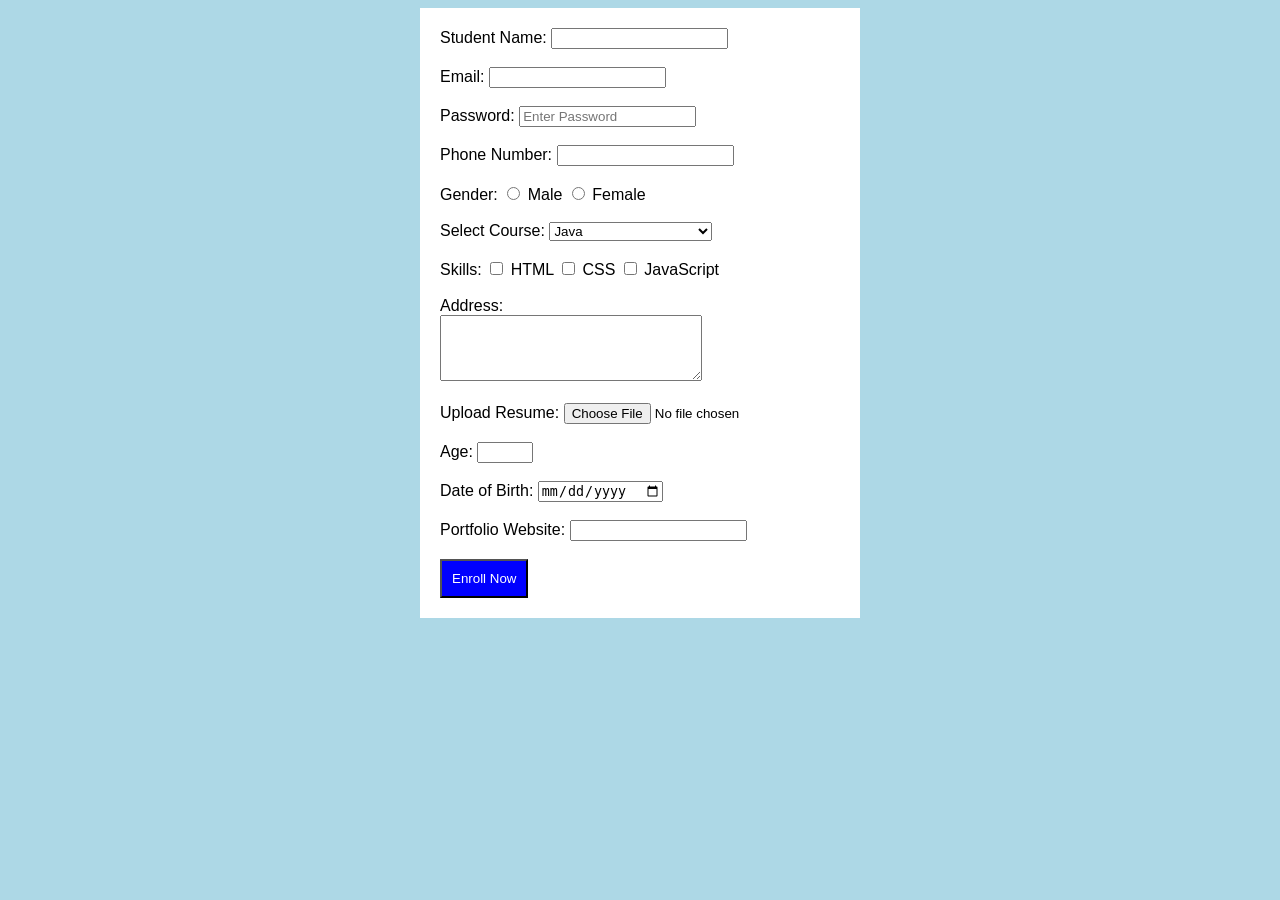
<file: index.html>
<!DOCTYPE html>
<html lang="en">

<head>
    <meta charset="UTF-8">
    <meta name="viewport" content="width=device-width, initial-scale=1.0">
    <title>Document</title>
    <link rel="stylesheet" href="style.css">
</head>

<body>

    <form action="/action.php" method="post">

        <label for="studentname">Student Name:</label>
        <input type="text" id="studentname" name="studentname"><br><br>

        <label for="email">Email:</label>
        <input type="email" name="email"><br><br>

        <label for="password">Password:</label>
        <input type="password" name="password" placeholder="Enter Password"><br><br>

        <label for="phone">Phone Number:</label>
        <input type="number" name="phone"><br><br>

        <label>Gender:</label>
        <input type="radio" name="gender" value="male"> Male
        <input type="radio" name="gender" value="female"> Female<br><br>

        <label>Select Course:</label>
        <select name="course">
            <option value="java">Java</option>
            <option value="python">Python</option>
            <option value="fullstack">Full Stack Development</option>
        </select><br><br>

        <label>Skills:</label>
        <input type="checkbox" name="skill" value="html"> HTML
        <input type="checkbox" name="skill" value="css"> CSS
        <input type="checkbox" name="skill" value="javascript"> JavaScript<br><br>

        <label>Address:</label><br>
        <textarea name="address" rows="4" cols="30"></textarea><br><br>

        <label>Upload Resume:</label>
        <input type="file" name="resume"><br><br>

        <label>Age:</label>
        <input type="number" name="age" min="18" max="100"><br><br>

        <label>Date of Birth:</label>
        <input type="date" name="dob"><br><br>

        <label>Portfolio Website:</label>
        <input type="url" name="website"><br><br>

        <button type="submit">Enroll Now</button>

    </form>



</body>

</html>
</file>
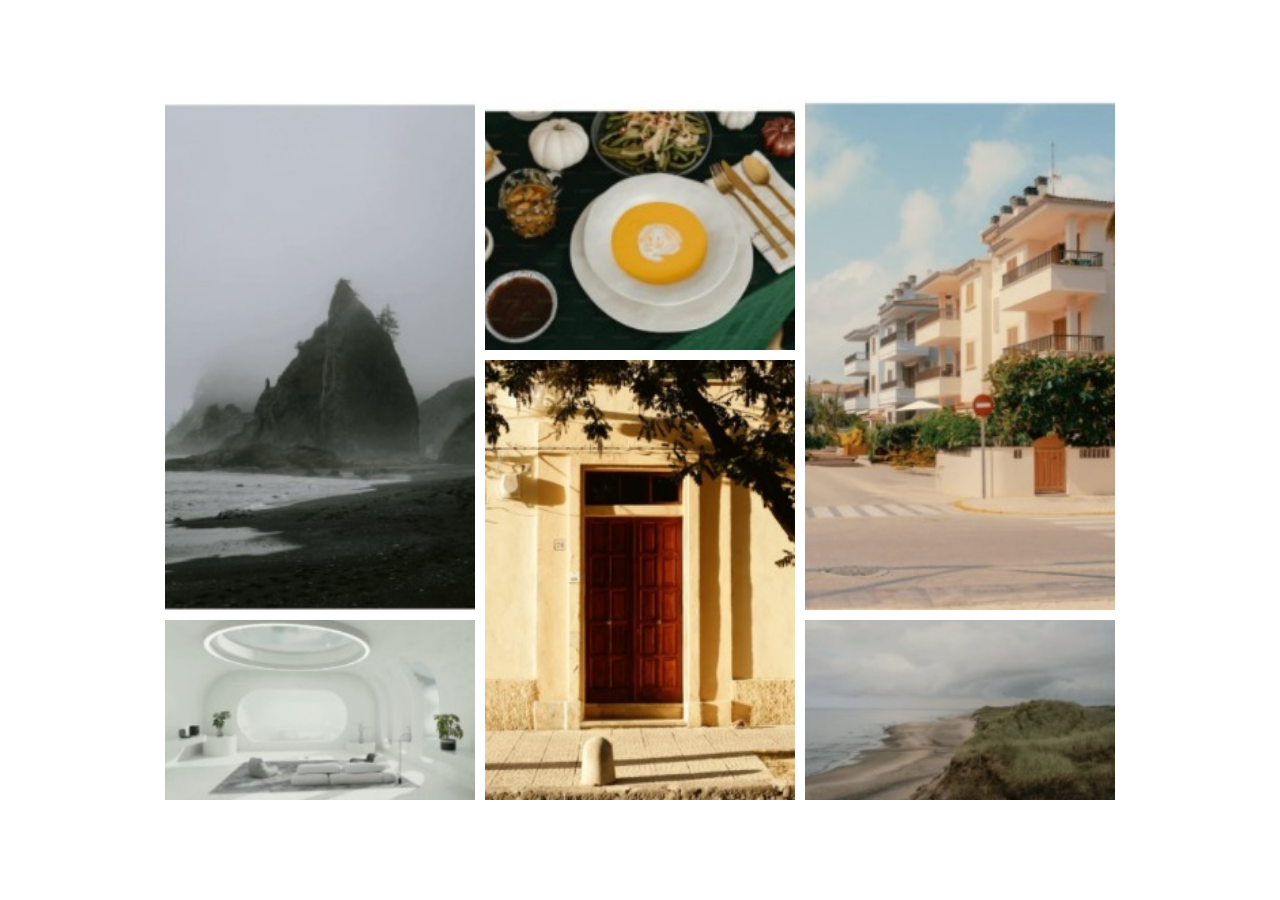
<file: Day3/index.html>
<!DOCTYPE html>
<html lang="en">

<head>
    <meta charset="UTF-8">
    <meta name="viewport" content="width=device-width, initial-scale=1.0">
    <title>Grid Layout</title>
    <link rel="stylesheet" href="style.css">
</head>

<body>

    <div class="container">

        <div class="item item1">
            <img src="image/img1.jpeg" alt="">
        </div>

        <div class="item item2">
            <img src="image/img2.jpeg" alt="">
        </div>

        <div class="item item3">
            <img src="image/img3.jpeg" alt="">
        </div>

        <div class="item item4">
            <img src="image/img4.jpeg" alt="">
        </div>

        <div class="item item5">
            <img src="image/img5.jpeg" alt="">
        </div>

        <div class="item item6">
            <img src="image/img6.jpeg" alt="">
        </div>

    </div>

</body>

</html>
</file>
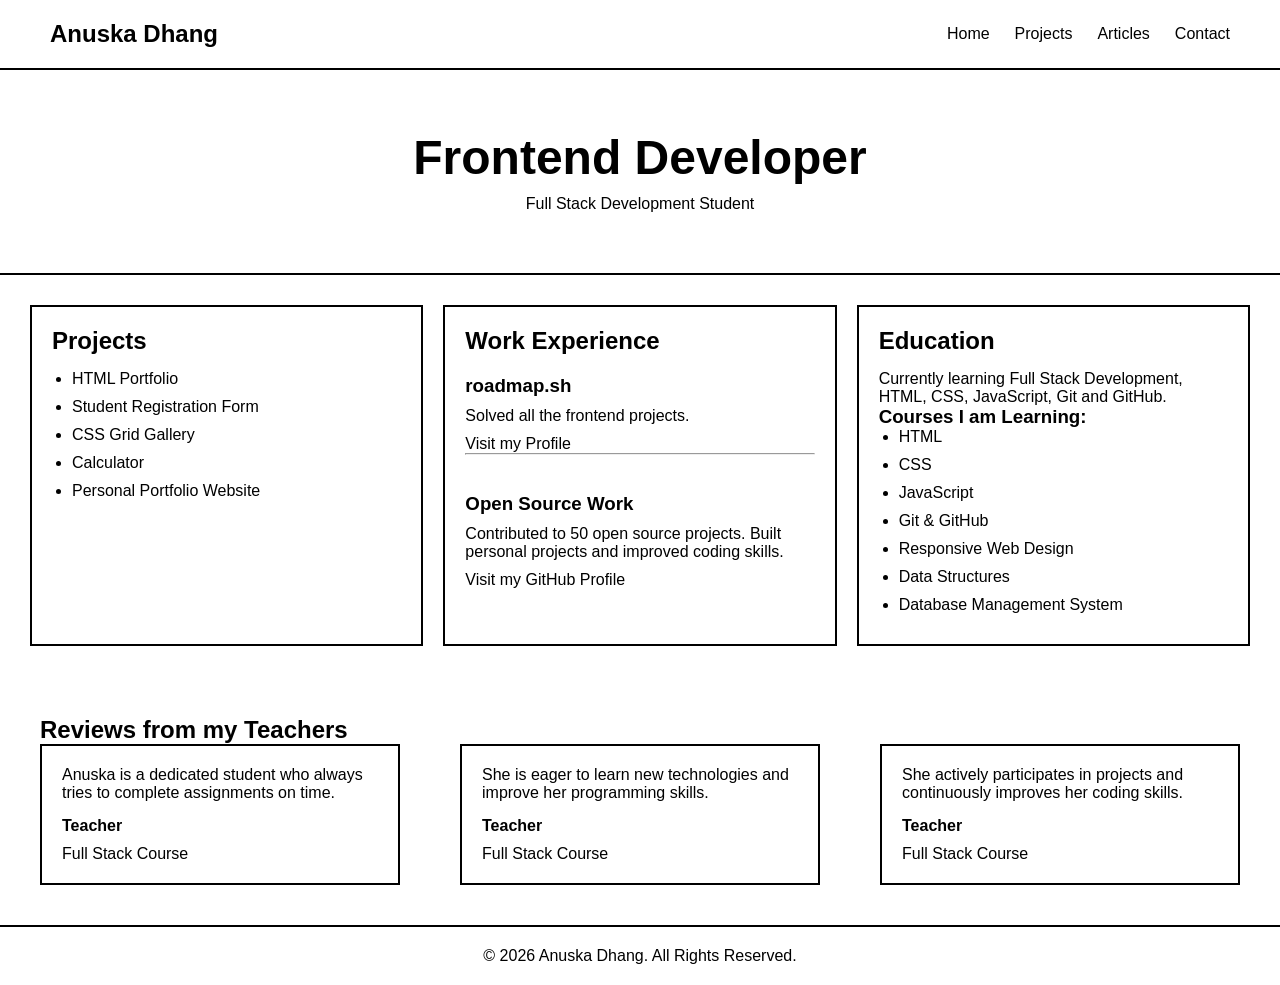
<file: Day3/Day4/index.html>
<!DOCTYPE html>
<html lang="en">

<head>
    <meta charset="UTF-8">
    <meta name="viewport" content="width=device-width, initial-scale=1.0">
    <title>Portfolio Website</title>
    <link rel="stylesheet" href="style.css">
</head>

<body>

    <header>
        <nav>

            <div class="logo">
                <h2>Anuska Dhang</h2>
            </div>

            <ul>
                <li><a href="index.html">Home</a></li>
                <li><a href="projects.html">Projects</a></li>
                <li><a href="articles.html">Articles</a></li>
                <li><a href="contact.html">Contact</a></li>
            </ul>

        </nav>
    </header>

    <section class="hero">

        <h1>Frontend Developer</h1>
        <p>Full Stack Development Student</p>

    </section>

    <section class="main-content">

        <div class="projects">

            <h2>Projects</h2>

            <ul>
                <li>HTML Portfolio</li>
                <li>Student Registration Form</li>
                <li>CSS Grid Gallery</li>
                <li>Calculator</li>
                <li>Personal Portfolio Website</li>
            </ul>

        </div>

        <div class="experience">

            <h2>Work Experience</h2>

            <h3>roadmap.sh</h3>

            <p>Solved all the frontend projects.</p>

            <a href="#">Visit my Profile</a>

            <hr><br>

            <h3>Open Source Work</h3>

            <p>
                Contributed to 50 open source projects.
                Built personal projects and improved coding skills.
            </p>

            <a href="#">Visit my GitHub Profile</a>

        </div>

        <div class="education">

            <h2>Education</h2>

            <p>
                Currently learning Full Stack Development,
                HTML, CSS, JavaScript, Git and GitHub.
            </p>

            <h3>Courses I am Learning:</h3>

            <ul>
                <li>HTML</li>
                <li>CSS</li>
                <li>JavaScript</li>
                <li>Git & GitHub</li>
                <li>Responsive Web Design</li>
                <li>Data Structures</li>
                <li>Database Management System</li>
            </ul>

        </div>

    </section>

    <section class="reviews">

        <h2>Reviews from my Teachers</h2>

        <div class="review-container">

            <div class="review">

                <p>
                    Anuska is a dedicated student who always tries to complete assignments on time.
                </p>

                <h4>Teacher</h4>

                <span>Full Stack Course</span>

            </div>

            <div class="review">

                <p>
                    She is eager to learn new technologies and improve her programming skills.
                </p>

                <h4>Teacher</h4>

                <span>Full Stack Course</span>

            </div>

            <div class="review">

                <p>
                    She actively participates in projects and continuously improves her coding skills.
                </p>

                <h4>Teacher</h4>

                <span>Full Stack Course</span>

            </div>

        </div>

    </section>

    <footer>

        <p>&copy; 2026 Anuska Dhang. All Rights Reserved.</p>

    </footer>

</body>

</html>
</file>
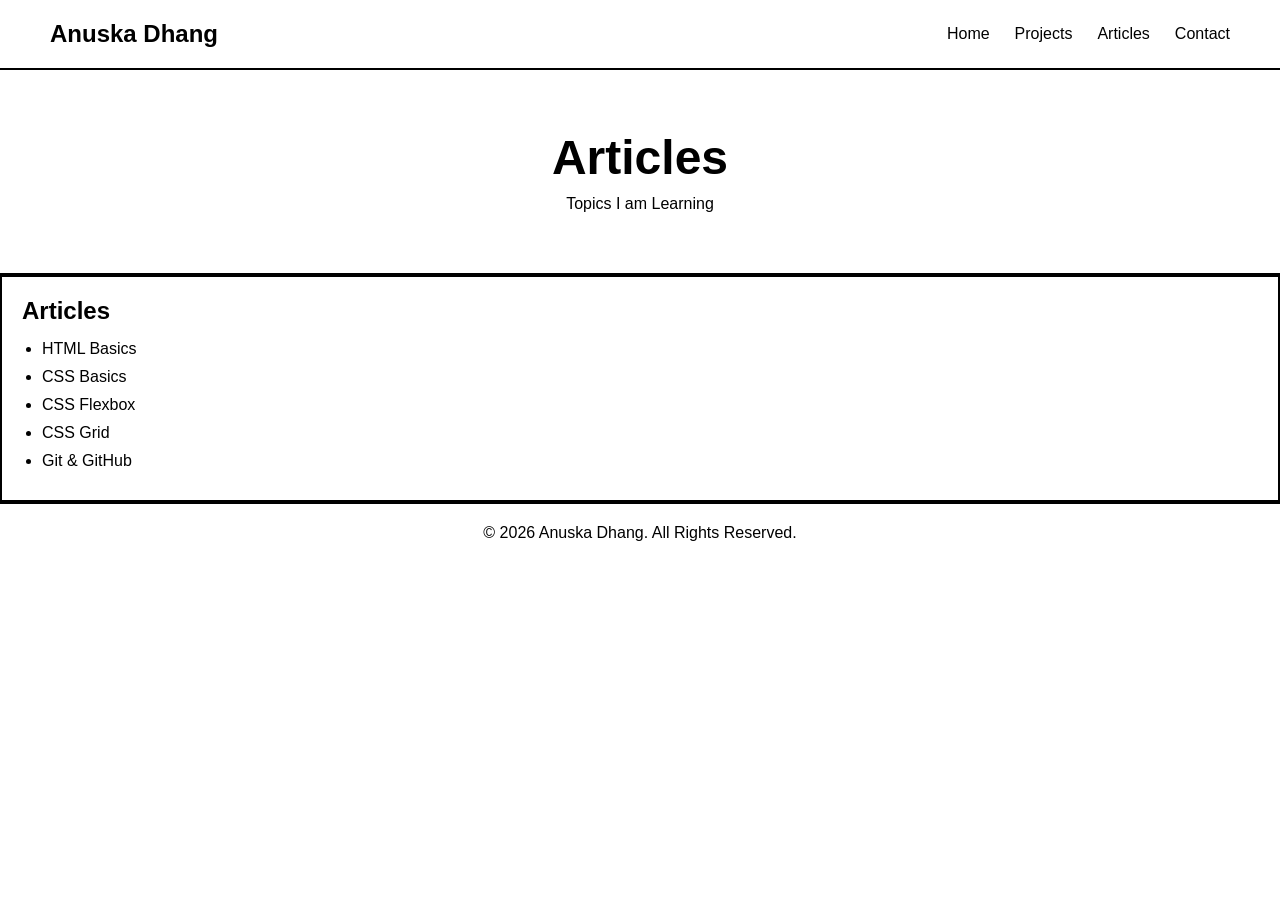
<file: Day3/Day4/articles.html>
<!DOCTYPE html>
<html lang="en">

<head>
    <meta charset="UTF-8">
    <meta name="viewport" content="width=device-width, initial-scale=1.0">
    <title>Articles</title>
    <link rel="stylesheet" href="style.css">
</head>

<body>

    <header>
        <nav>

            <div class="logo">
                <h2>Anuska Dhang</h2>
            </div>

            <ul>
                <li><a href="index.html">Home</a></li>
                <li><a href="projects.html">Projects</a></li>
                <li><a href="articles.html">Articles</a></li>
                <li><a href="contact.html">Contact</a></li>
            </ul>

        </nav>
    </header>

    <section class="hero">

        <h1>Articles</h1>
        <p>Topics I am Learning</p>

    </section>

    <section class="projects">

        <h2>Articles</h2>

        <ul>
            <li>HTML Basics</li>
            <li>CSS Basics</li>
            <li>CSS Flexbox</li>
            <li>CSS Grid</li>
            <li>Git & GitHub</li>
        </ul>

    </section>

    <footer>

        <p>&copy; 2026 Anuska Dhang. All Rights Reserved.</p>

    </footer>

</body>

</html>
</file>
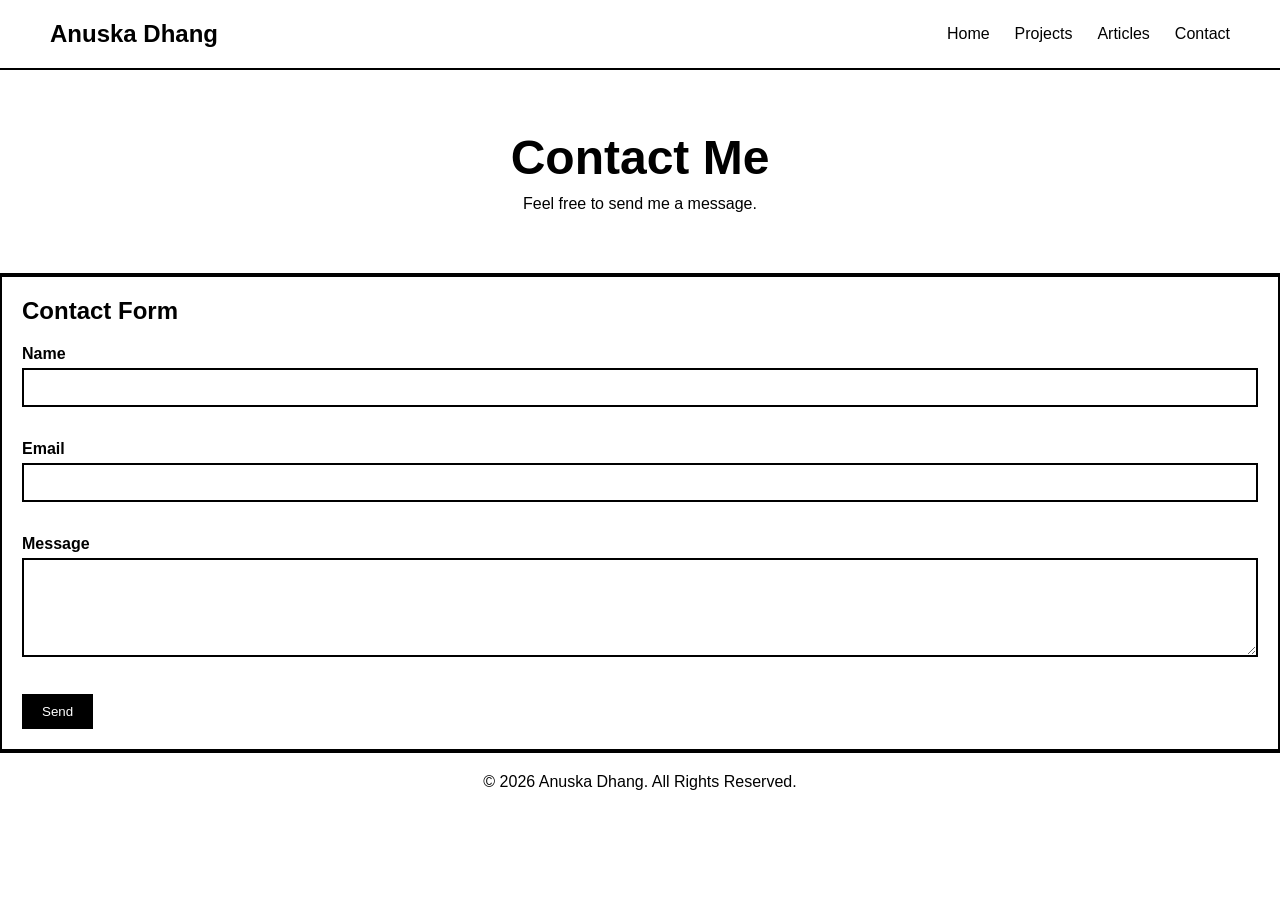
<file: Day3/Day4/contact.html>
<!DOCTYPE html>
<html lang="en">

<head>
    <meta charset="UTF-8">
    <meta name="viewport" content="width=device-width, initial-scale=1.0">
    <title>Contact</title>
    <link rel="stylesheet" href="style.css">
</head>

<body>

    <header>
        <nav>

            <div class="logo">
                <h2>Anuska Dhang</h2>
            </div>

            <ul>
                <li><a href="index.html">Home</a></li>
                <li><a href="projects.html">Projects</a></li>
                <li><a href="articles.html">Articles</a></li>
                <li><a href="contact.html">Contact</a></li>
            </ul>

        </nav>
    </header>

    <section class="hero">

        <h1>Contact Me</h1>
        <p>Feel free to send me a message.</p>

    </section>

    <section class="projects">

        <h2>Contact Form</h2>

        <form>

            <label>Name</label><br>
            <input type="text"><br><br>

            <label>Email</label><br>
            <input type="email"><br><br>

            <label>Message</label><br>
            <textarea rows="5" cols="40"></textarea><br><br>

            <button type="submit">Send</button>

        </form>

    </section>

    <footer>

        <p>&copy; 2026 Anuska Dhang. All Rights Reserved.</p>

    </footer>

</body>

</html>
</file>
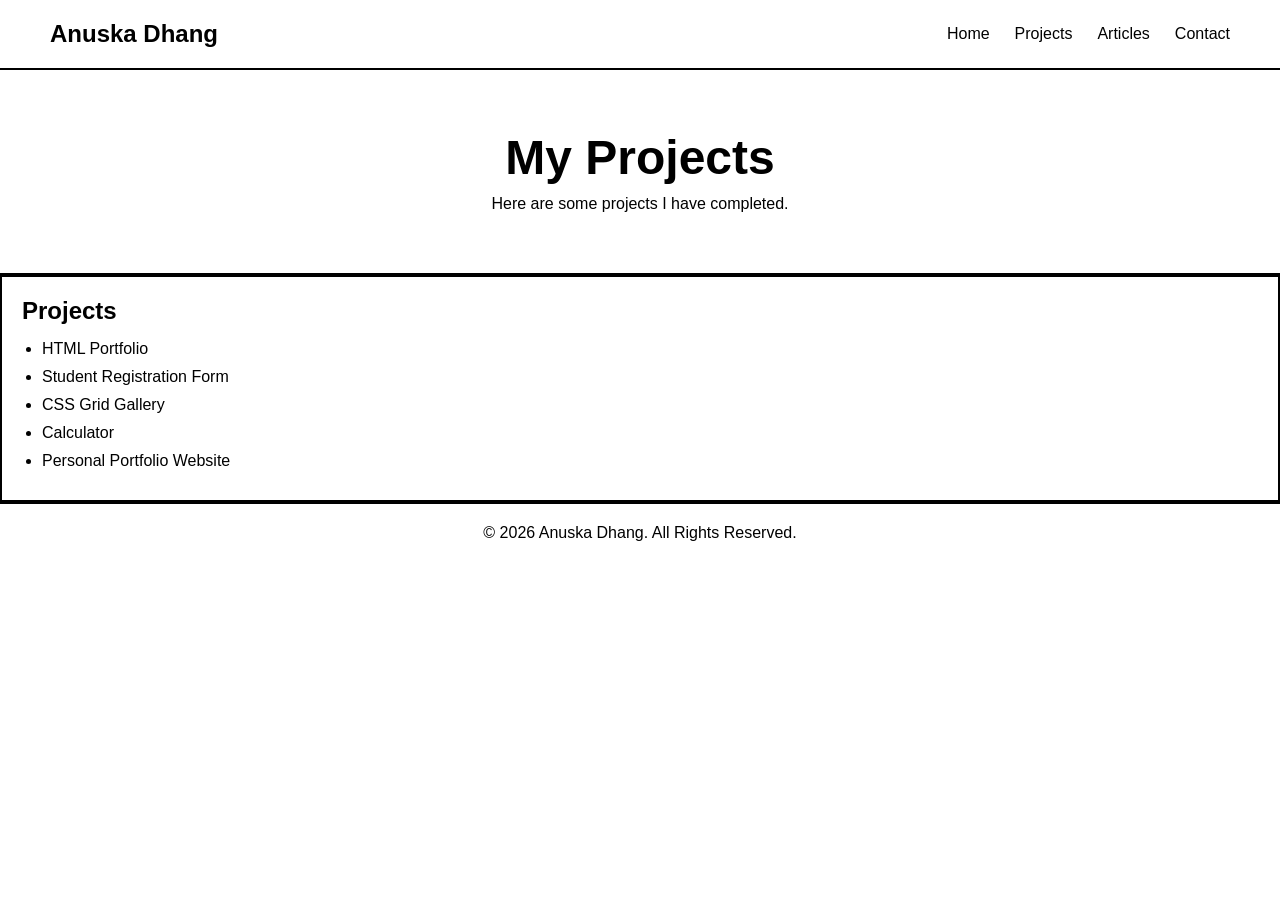
<file: Day3/Day4/projects.html>
<!DOCTYPE html>
<html lang="en">

<head>
    <meta charset="UTF-8">
    <meta name="viewport" content="width=device-width, initial-scale=1.0">
    <title>Projects</title>
    <link rel="stylesheet" href="style.css">
</head>

<body>

    <header>
        <nav>

            <div class="logo">
                <h2>Anuska Dhang</h2>
            </div>

            <ul>
                <li><a href="index.html">Home</a></li>
                <li><a href="projects.html">Projects</a></li>
                <li><a href="articles.html">Articles</a></li>
                <li><a href="contact.html">Contact</a></li>
            </ul>

        </nav>
    </header>

    <section class="hero">

        <h1>My Projects</h1>

        <p>Here are some projects I have completed.</p>

    </section>

    <section class="projects">

        <h2>Projects</h2>

        <ul>
            <li>HTML Portfolio</li>
            <li>Student Registration Form</li>
            <li>CSS Grid Gallery</li>
            <li>Calculator</li>
            <li>Personal Portfolio Website</li>
        </ul>

    </section>

    <footer>

        <p>&copy; 2026 Anuska Dhang. All Rights Reserved.</p>

    </footer>

</body>

</html>
</file>
<file: style.css>
body {
    font-family: Arial;
    background-color: lightblue;
}

form {
    background-color: white;
    width: 400px;
    margin: auto;
    padding: 20px;
}

button {
    background-color: blue;
    color: white;
    padding: 10px;
}
</file>
<file: Day3/style.css>
* {
    margin: 0;
    padding: 0;
    box-sizing: border-box;
}

body {
    display: flex;
    justify-content: center;
    align-items: center;
    min-height: 100vh;
    background: #fff;
}

.container {
    width: 950px;
    display: grid;
    grid-template-columns: 1fr 1fr 1fr;
    grid-template-rows: 250px 250px 180px;
    gap: 10px;
}

.item img {
    width: 100%;
    height: 100%;
    object-fit: cover;
}

.item1 {
    grid-row: 1/3;
}

.item2 {
    grid-column: 2/3;
    grid-row: 1/2;
}

.item3 {
    grid-column: 2/3;
    grid-row: 2/4;
}

.item4 {
    grid-column: 3/4;
    grid-row: 1/3;
}

.item5 {
    grid-column: 1/2;
    grid-row: 3/4;
}

.item6 {
    grid-column: 3/4;
    grid-row: 3/4;
}
</file>
<file: Day3/Day4/style.css>
* {
    margin: 0;
    padding: 0;
    box-sizing: border-box;
    font-family: Arial, sans-serif;
}

body {
    background: white;
    color: black;
}

header {
    background: white;
    border-bottom: 2px solid black;
    padding: 20px 50px;
}

nav {
    display: flex;
    justify-content: space-between;
    align-items: center;
}

nav ul {
    list-style: none;
    display: flex;
}

nav ul li {
    margin-left: 25px;
}

nav ul li a {
    text-decoration: none;
    color: black;
}

.hero {
    background: white;
    text-align: center;
    padding: 60px 20px;
    border-bottom: 2px solid black;
}

.hero h1 {
    font-size: 48px;
    margin-bottom: 10px;
}

.hero p {
    margin-top: 10px;
}

.main-content {
    display: grid;
    grid-template-columns: 1fr 1fr 1fr;
    gap: 20px;
    padding: 30px;
}

.projects,
.experience,
.education {
    border: 2px solid black;
    padding: 20px;
}

.projects h2,
.experience h2,
.education h2 {
    margin-bottom: 15px;
}

.projects ul,
.education ul {
    padding-left: 20px;
}

.projects li,
.education li {
    margin-bottom: 10px;
}

.experience h3 {
    margin-top: 20px;
}

.experience p {
    margin: 10px 0;
}

.experience a {
    text-decoration: none;
    color: black;
}

.reviews {
    padding: 40px;
}

.review-container {
    display: flex;
    justify-content: space-between;
    gap: 20px;
}

.review {
    border: 2px solid black;
    padding: 20px;
    width: 30%;
}

.review h4 {
    margin-top: 15px;
}

.review span {
    display: block;
    margin-top: 10px;
}



form {
    margin-top: 20px;
}

label {
    font-weight: bold;
}

input,
textarea {
    width: 100%;
    padding: 10px;
    margin-top: 5px;
    margin-bottom: 15px;
    border: 2px solid black;
}

button {
    padding: 10px 20px;
    background: black;
    color: white;
    border: none;
    cursor: pointer;
}

button:hover {
    background: gray;
}

footer {
    border-top: 2px solid black;
    text-align: center;
    padding: 20px;
}
</file>
